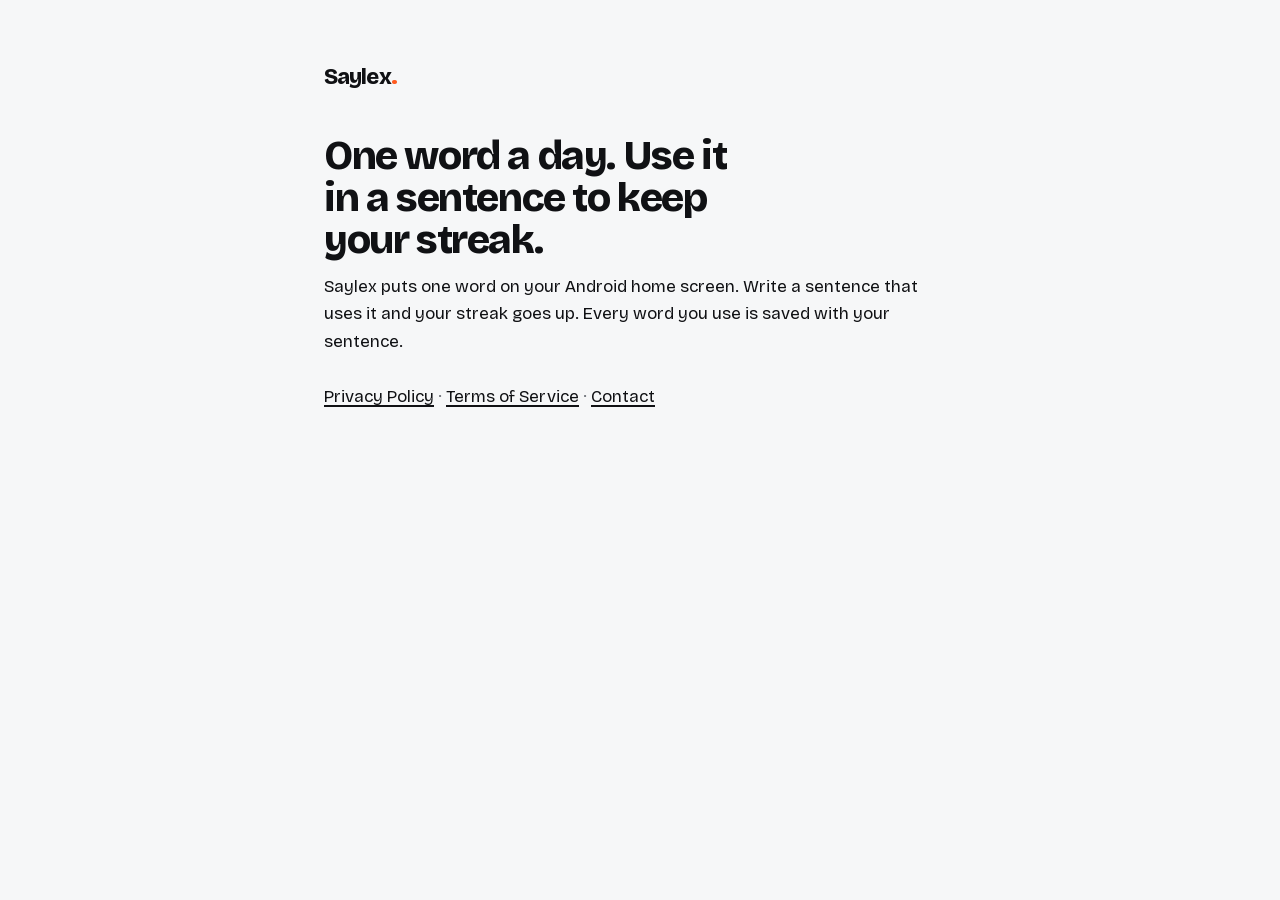
<file: index.html>
<!doctype html>
<html lang="en">
<head>
<meta charset="utf-8">
<meta name="viewport" content="width=device-width,initial-scale=1">
<title>Saylex</title>
<meta name="description" content="One word a day. Use it in a sentence to keep your streak.">
<link rel="stylesheet" href="style.css">
</head>
<body>
<main>
  <p class="mark">Saylex<i>.</i></p>
  <h1 class="hero">One word a day. Use it in a sentence to keep your streak.</h1>
  <p>Saylex puts one word on your Android home screen. Write a sentence that uses it and your streak goes up. Every word you use is saved with your sentence.</p>
  <p class="links"><a href="privacy/">Privacy Policy</a> · <a href="terms/">Terms of Service</a> · <a href="mailto:aaroncallanga.dev@gmail.com">Contact</a></p>
</main>
</body>
</html>
</file>
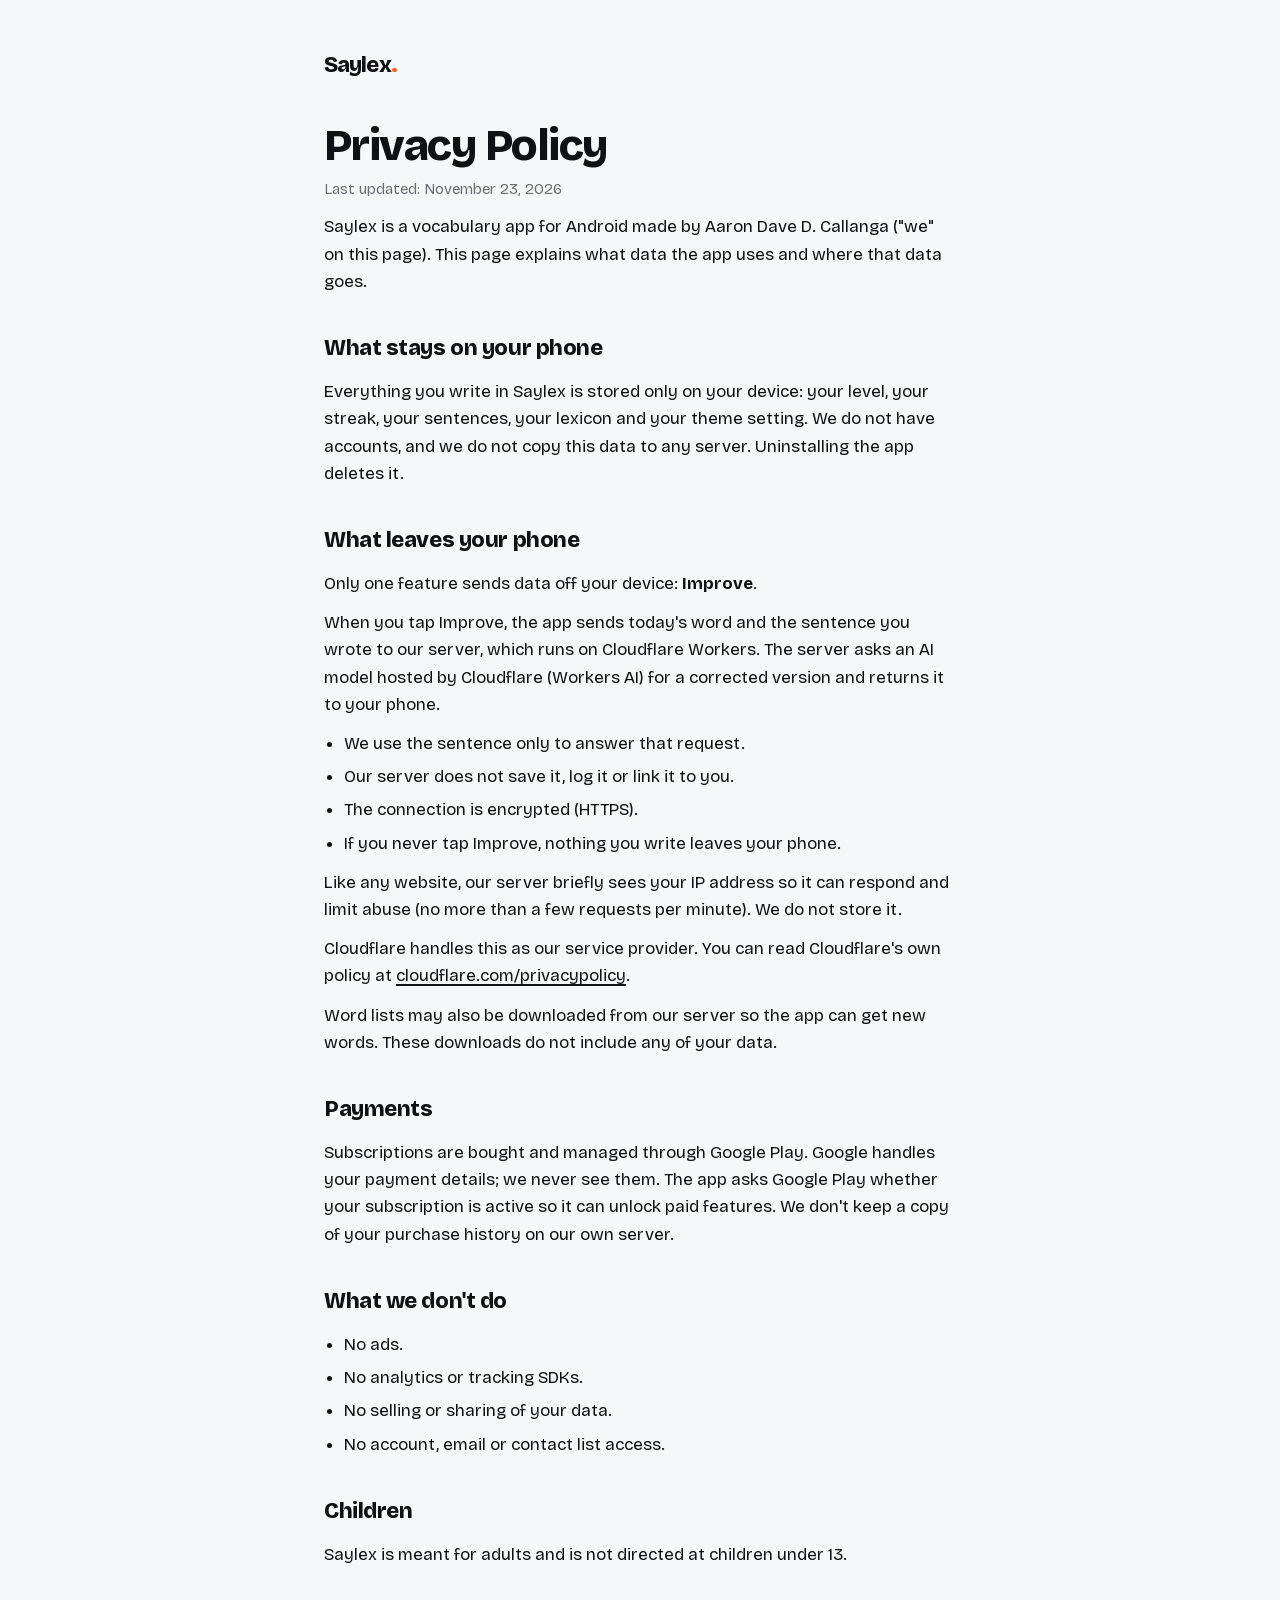
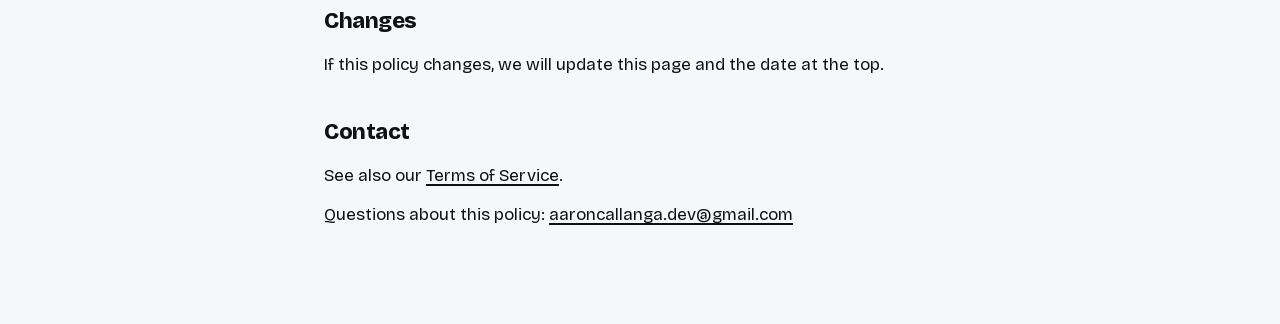
<file: privacy/index.html>
<!doctype html>
<html lang="en">
<head>
<meta charset="utf-8">
<meta name="viewport" content="width=device-width,initial-scale=1">
<title>Privacy Policy · Saylex</title>
<meta name="description" content="What data the Saylex app uses and where it goes.">
<link rel="stylesheet" href="../style.css">
</head>
<body>
<main>
  <a class="mark" href="../">Saylex<i>.</i></a>
  <h1>Privacy Policy</h1>
  <p class="meta">Last updated: November 23, 2026</p>

  <p>Saylex is a vocabulary app for Android made by Aaron Dave D. Callanga ("we" on this page). This page explains what data the app uses and where that data goes.</p>

  <h2>What stays on your phone</h2>
  <p>Everything you write in Saylex is stored only on your device: your level, your streak, your sentences, your lexicon and your theme setting. We do not have accounts, and we do not copy this data to any server. Uninstalling the app deletes it.</p>

  <h2>What leaves your phone</h2>
  <p>Only one feature sends data off your device: <strong>Improve</strong>.</p>
  <p>When you tap Improve, the app sends today's word and the sentence you wrote to our server, which runs on Cloudflare Workers. The server asks an AI model hosted by Cloudflare (Workers AI) for a corrected version and returns it to your phone.</p>
  <ul>
    <li>We use the sentence only to answer that request.</li>
    <li>Our server does not save it, log it or link it to you.</li>
    <li>The connection is encrypted (HTTPS).</li>
    <li>If you never tap Improve, nothing you write leaves your phone.</li>
  </ul>
  <p>Like any website, our server briefly sees your IP address so it can respond and limit abuse (no more than a few requests per minute). We do not store it.</p>
  <p>Cloudflare handles this as our service provider. You can read Cloudflare's own policy at <a href="https://www.cloudflare.com/privacypolicy/">cloudflare.com/privacypolicy</a>.</p>
  <p>Word lists may also be downloaded from our server so the app can get new words. These downloads do not include any of your data.</p>

  <h2>Payments</h2>
  <p>Subscriptions are bought and managed through Google Play. Google handles your payment details; we never see them. The app asks Google Play whether your subscription is active so it can unlock paid features. We don't keep a copy of your purchase history on our own server.</p>

  <h2>What we don't do</h2>
  <ul>
    <li>No ads.</li>
    <li>No analytics or tracking SDKs.</li>
    <li>No selling or sharing of your data.</li>
    <li>No account, email or contact list access.</li>
  </ul>

  <h2>Children</h2>
  <p>Saylex is meant for adults and is not directed at children under 13.</p>

  <h2>Changes</h2>
  <p>If this policy changes, we will update this page and the date at the top.</p>

  <h2>Contact</h2>
  <p>See also our <a href="../terms/">Terms of Service</a>.</p>
  <p>Questions about this policy: <a href="mailto:aaroncallanga.dev@gmail.com">aaroncallanga.dev@gmail.com</a></p>
</main>
</body>
</html>
</file>
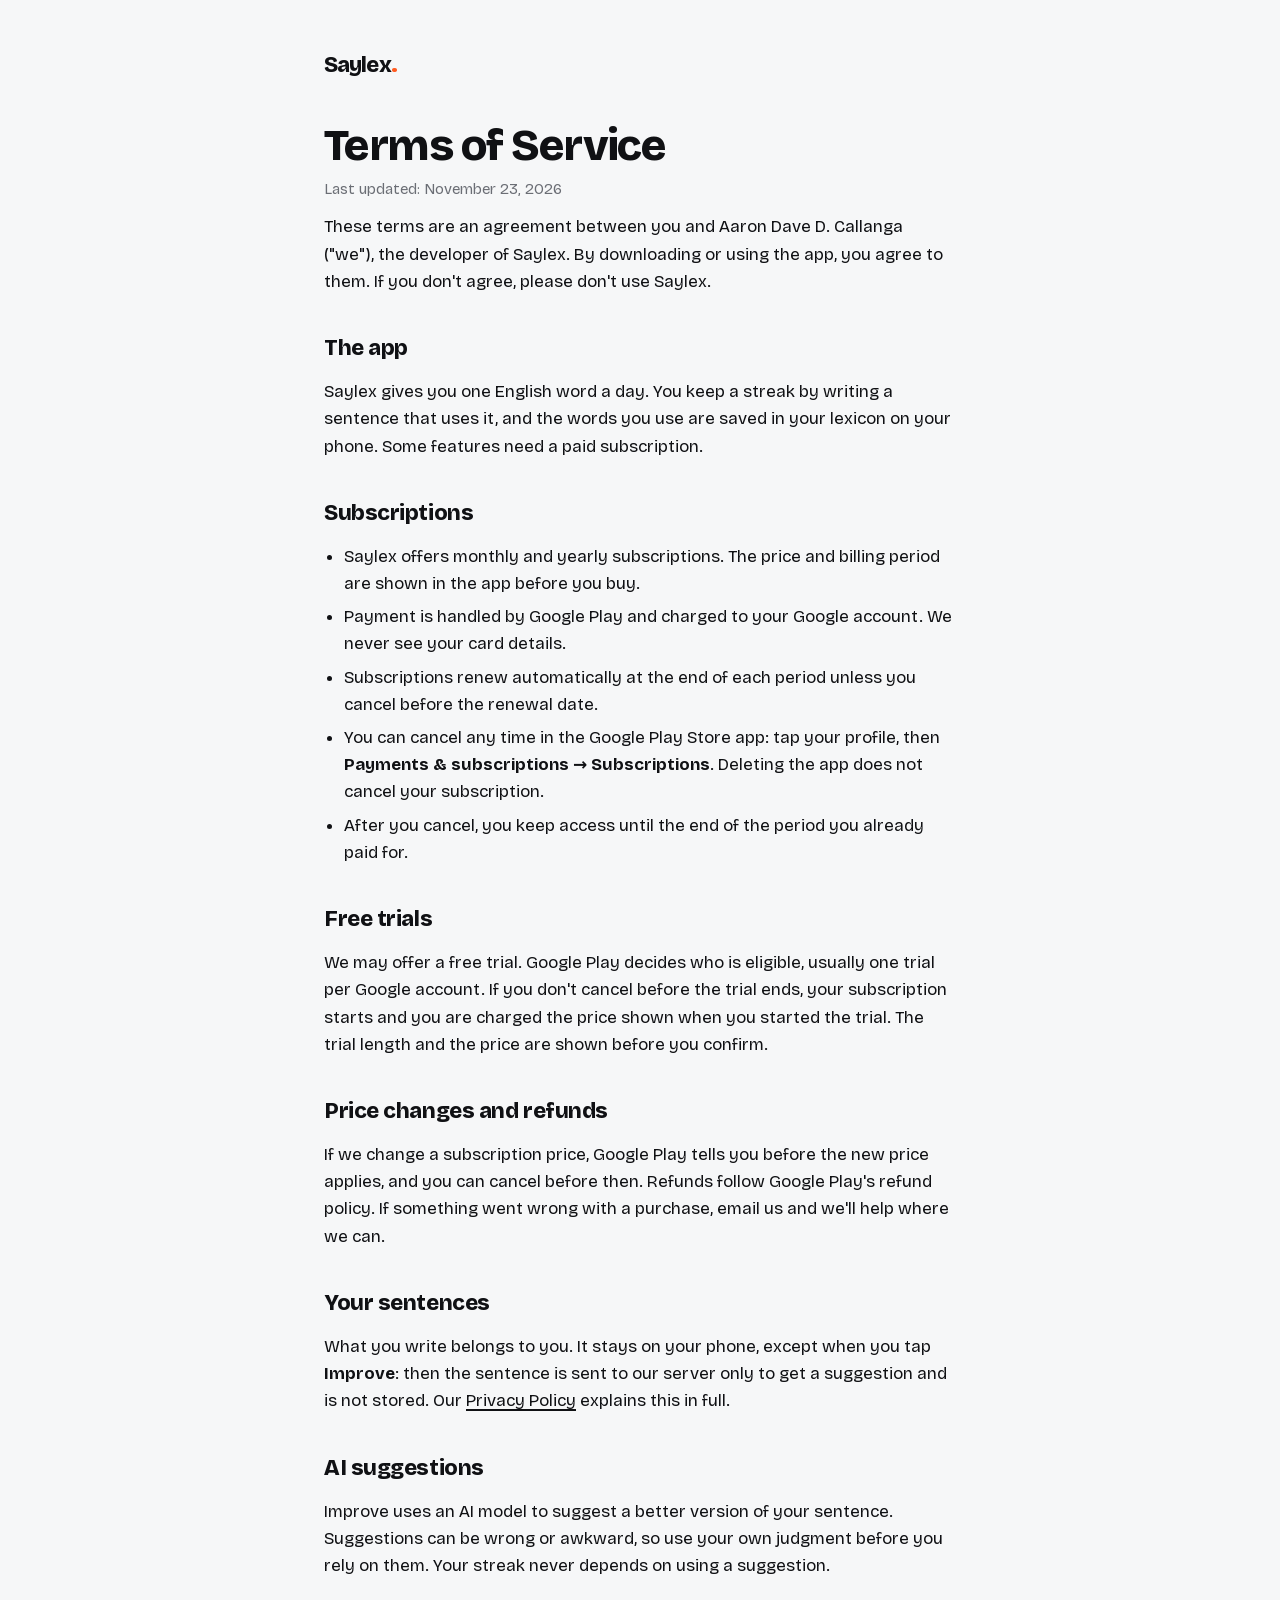
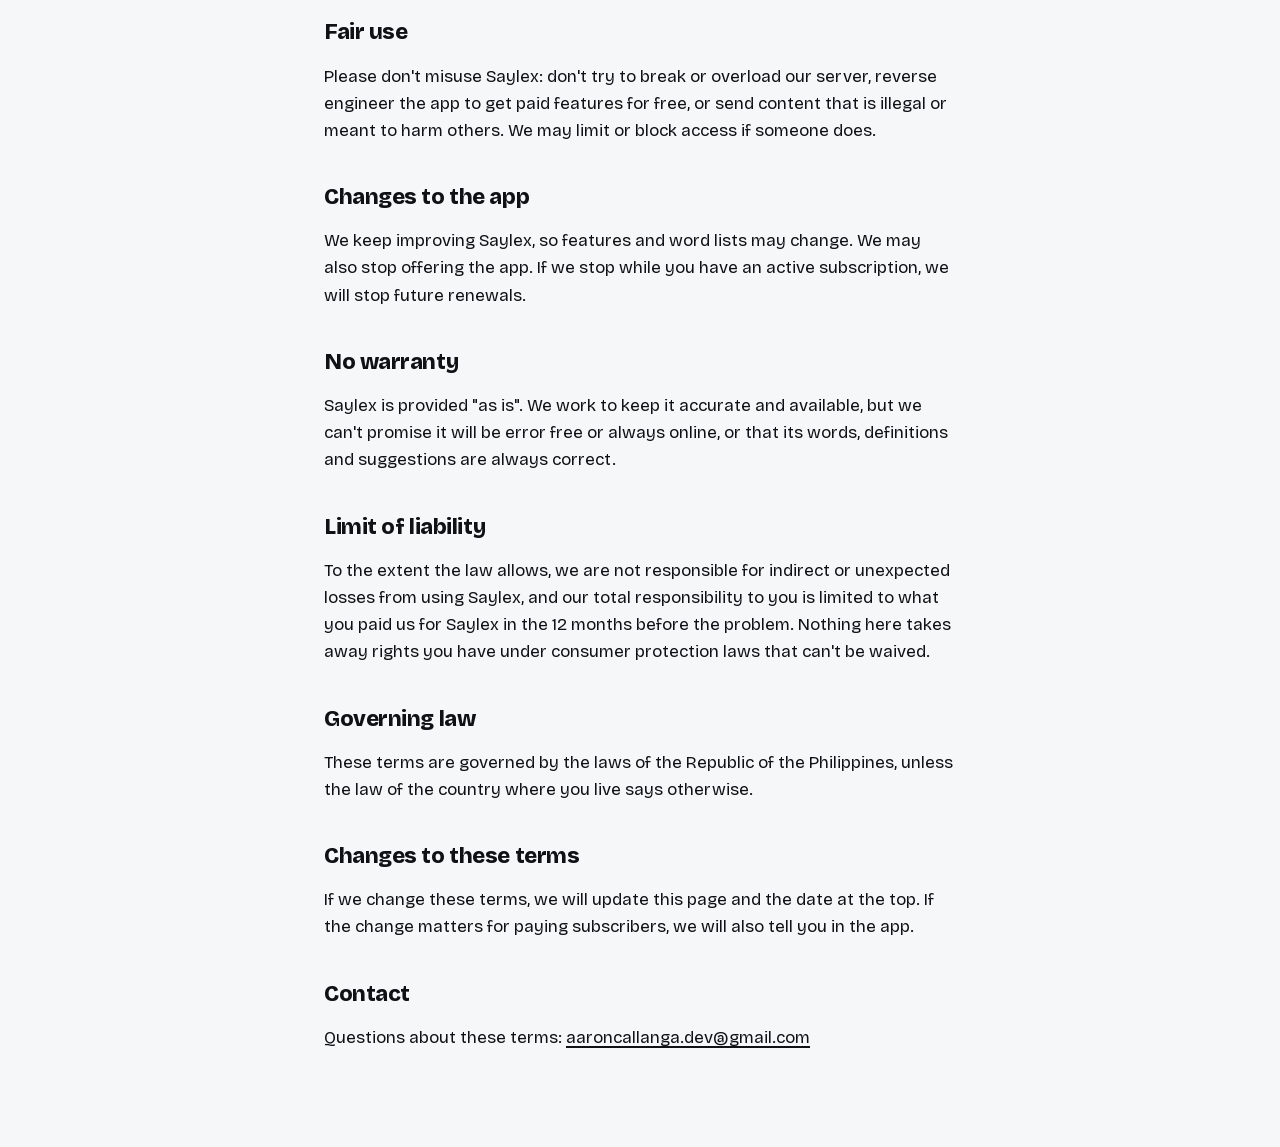
<file: terms/index.html>
<!doctype html>
<html lang="en">
<head>
<meta charset="utf-8">
<meta name="viewport" content="width=device-width,initial-scale=1">
<title>Terms of Service · Saylex</title>
<meta name="description" content="The terms for using the Saylex app and its subscriptions.">
<link rel="stylesheet" href="../style.css">
</head>
<body>
<main>
  <a class="mark" href="../">Saylex<i>.</i></a>
  <h1>Terms of Service</h1>
  <p class="meta">Last updated: November 23, 2026</p>

  <p>These terms are an agreement between you and Aaron Dave D. Callanga ("we"), the developer of Saylex. By downloading or using the app, you agree to them. If you don't agree, please don't use Saylex.</p>

  <h2>The app</h2>
  <p>Saylex gives you one English word a day. You keep a streak by writing a sentence that uses it, and the words you use are saved in your lexicon on your phone. Some features need a paid subscription.</p>

  <h2>Subscriptions</h2>
  <ul>
    <li>Saylex offers monthly and yearly subscriptions. The price and billing period are shown in the app before you buy.</li>
    <li>Payment is handled by Google Play and charged to your Google account. We never see your card details.</li>
    <li>Subscriptions renew automatically at the end of each period unless you cancel before the renewal date.</li>
    <li>You can cancel any time in the Google Play Store app: tap your profile, then <strong>Payments &amp; subscriptions → Subscriptions</strong>. Deleting the app does not cancel your subscription.</li>
    <li>After you cancel, you keep access until the end of the period you already paid for.</li>
  </ul>

  <h2>Free trials</h2>
  <p>We may offer a free trial. Google Play decides who is eligible, usually one trial per Google account. If you don't cancel before the trial ends, your subscription starts and you are charged the price shown when you started the trial. The trial length and the price are shown before you confirm.</p>

  <h2>Price changes and refunds</h2>
  <p>If we change a subscription price, Google Play tells you before the new price applies, and you can cancel before then. Refunds follow Google Play's refund policy. If something went wrong with a purchase, email us and we'll help where we can.</p>

  <h2>Your sentences</h2>
  <p>What you write belongs to you. It stays on your phone, except when you tap <strong>Improve</strong>: then the sentence is sent to our server only to get a suggestion and is not stored. Our <a href="../privacy/">Privacy Policy</a> explains this in full.</p>

  <h2>AI suggestions</h2>
  <p>Improve uses an AI model to suggest a better version of your sentence. Suggestions can be wrong or awkward, so use your own judgment before you rely on them. Your streak never depends on using a suggestion.</p>

  <h2>Fair use</h2>
  <p>Please don't misuse Saylex: don't try to break or overload our server, reverse engineer the app to get paid features for free, or send content that is illegal or meant to harm others. We may limit or block access if someone does.</p>

  <h2>Changes to the app</h2>
  <p>We keep improving Saylex, so features and word lists may change. We may also stop offering the app. If we stop while you have an active subscription, we will stop future renewals.</p>

  <h2>No warranty</h2>
  <p>Saylex is provided "as is". We work to keep it accurate and available, but we can't promise it will be error free or always online, or that its words, definitions and suggestions are always correct.</p>

  <h2>Limit of liability</h2>
  <p>To the extent the law allows, we are not responsible for indirect or unexpected losses from using Saylex, and our total responsibility to you is limited to what you paid us for Saylex in the 12 months before the problem. Nothing here takes away rights you have under consumer protection laws that can't be waived.</p>

  <h2>Governing law</h2>
  <p>These terms are governed by the laws of the Republic of the Philippines, unless the law of the country where you live says otherwise.</p>

  <h2>Changes to these terms</h2>
  <p>If we change these terms, we will update this page and the date at the top. If the change matters for paying subscribers, we will also tell you in the app.</p>

  <h2>Contact</h2>
  <p>Questions about these terms: <a href="mailto:aaroncallanga.dev@gmail.com">aaroncallanga.dev@gmail.com</a></p>
</main>
</body>
</html>
</file>
<file: style.css>
/* Saylex site: Paper by default, Graphite when the device is in dark mode */
@font-face{font-family:"Bricolage Grotesque";src:url(fonts/bricolage-grotesque-latin.woff2) format("woff2");font-weight:200 800;font-display:swap}
:root{--ground:#F6F7F8;--ink:#101114;--ink2:#6B6E75;--line:#E3E5E8;--mark:#101114}
@media (prefers-color-scheme:dark){:root{--ground:#0E0F11;--ink:#F2F2F0;--ink2:#8A8C91;--line:#2A2C30;--mark:#FF5A1F}}
*{box-sizing:border-box;margin:0;padding:0}
html{background:var(--ground);color:var(--ink);font:17px/1.6 "Bricolage Grotesque",system-ui,sans-serif;-webkit-font-smoothing:antialiased}
main{max-width:680px;margin:0 auto;padding:48px 24px 96px}
.mark{display:inline-block;font-weight:800;font-size:22px;letter-spacing:-.04em;color:var(--ink);text-decoration:none}
.mark i{font-style:normal;color:#FF5A1F}
h1{font-weight:800;font-size:44px;line-height:1.05;letter-spacing:-.035em;margin-top:40px}
h1.hero{font-size:40px;max-width:16ch}
h2{font-weight:800;font-size:22px;letter-spacing:-.02em;margin-top:36px}
p,ul{margin-top:12px;color:var(--ink)}
ul{padding-left:20px}
li{margin-top:6px}
.meta{color:var(--ink2);font-size:15px;margin-top:8px}
a{color:var(--ink);text-decoration-color:var(--mark);text-decoration-thickness:2px;text-underline-offset:3px}
.links{margin-top:28px;color:var(--ink2)}
</file>
